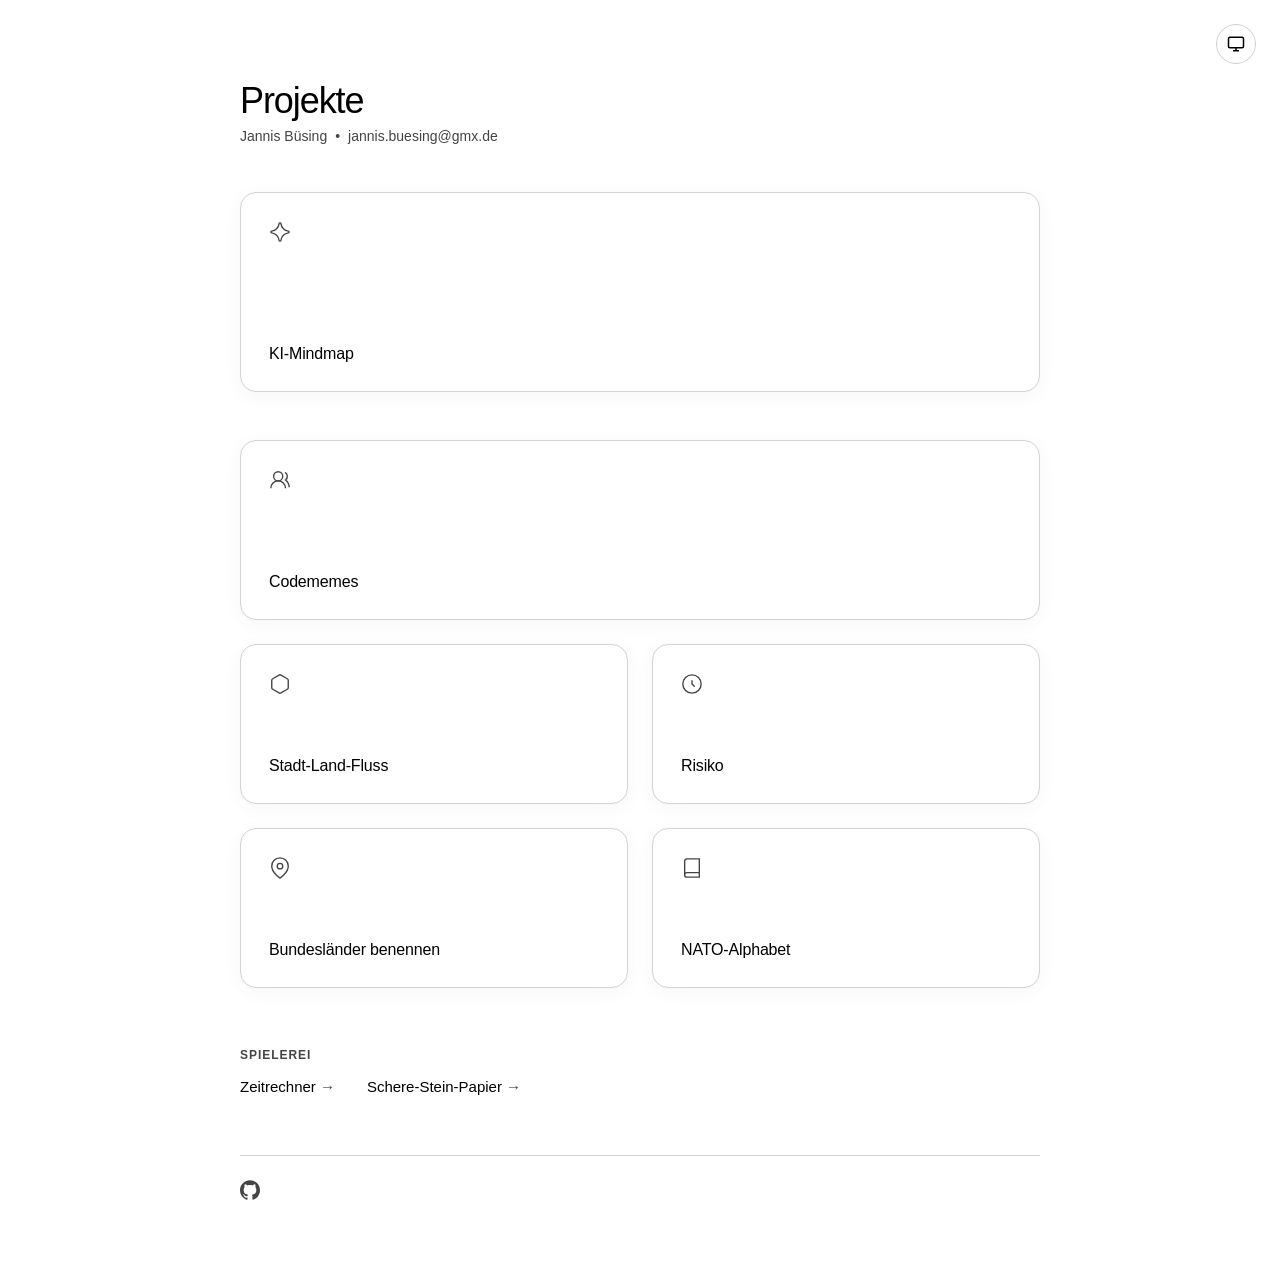
<file: index.html>
<!DOCTYPE html>
<html lang="de">
<head>
    <meta charset="UTF-8">
    <meta name="viewport" content="width=device-width, initial-scale=1.0">
    <meta name="description" content="Klicke Dich im Dashboard durch meine besten Projekte durch.">
    
    <meta property="og:type" content="profile">
    <meta property="og:title" content="Jannis Büsing | Dashboard - Meine besten Projekte">
    <meta property="og:site_name" content="Jannis Büsing | Dashboard">
    <meta property="og:description" content="Klicke Dich im Dashboard durch meine besten Projekte durch.">
    <meta property="og:image" content="https://jannis-buesing.github.io/Dashboard/preview/Dashboard.png">
    <meta property="og:url" content="https://jannis-buesing.github.io/Dashboard/">

    <link rel="icon" type="image/png" href="preview/favicon-96x96.png" sizes="96x96" />
    <link rel="icon" type="image/svg+xml" href="preview/favicon.svg" />
    <link rel="shortcut icon" href="preview/favicon.ico" />

    <meta name="apple-mobile-web-app-title" content="Dashboard" />
    <link rel="apple-touch-icon" sizes="180x180" href="preview/apple-touch-icon.png" />

    <link rel="manifest" href="preview/site.webmanifest" />

    <title>Dashboard</title>
    <link rel="stylesheet" href="index.css">
    <!-- Script wird am Ende geladen, um das DOM nicht zu blockieren -->
    <script src="index.js" defer></script>
    <script src="theme.js"></script>
</head>
<body>

    <!-- Theme-Wechsler -->
    <div class="theme-menu-container">
        <!-- Der sichtbare Button, der dynamisch das aktive Icon zeigt -->
        <button id="themeToggleBtn" class="theme-toggle-btn" aria-label="Farbschema wechseln" aria-haspopup="listbox" aria-expanded="false">
            <svg class="icon-sun" viewBox="0 0 24 24"><circle cx="12" cy="12" r="5"/><path d="M12 1v2M12 21v2M4.22 4.22l1.42 1.42M18.36 18.36l1.42 1.42M1 12h2M21 12h2M4.22 19.78l1.42-1.42M18.36 5.64l1.42-1.42"/></svg>
            <svg class="icon-moon" viewBox="0 0 24 24"><path d="M21 12.79A9 9 0 1 1 11.21 3 7 7 0 0 0 21 12.79z"/></svg>
            <svg class="icon-system" viewBox="0 0 24 24"><rect x="2" y="3" width="20" height="14" rx="2"/><path d="M8 21h8M12 17v4"/></svg>
        </button>

        <!-- Das elegante, schwebende Dropdown-Menü -->
        <div id="themeDropdown" class="theme-dropdown">
            <div class="theme-option" data-value="light">
                <svg viewBox="0 0 24 24"><circle cx="12" cy="12" r="5"/><path d="M12 1v2M12 21v2M4.22 4.22l1.42 1.42M18.36 18.36l1.42 1.42M1 12h2M21 12h2M4.22 19.78l1.42-1.42M18.36 5.64l1.42-1.42"/></svg>
                <span>Light</span>
            </div>
            <div class="theme-option" data-value="dark">
                <svg viewBox="0 0 24 24"><path d="M21 12.79A9 9 0 1 1 11.21 3 7 7 0 0 0 21 12.79z"/></svg>
                <span>Dark</span>
            </div>
            <div class="theme-option" data-value="system">
                <svg viewBox="0 0 24 24"><rect x="2" y="3" width="20" height="14" rx="2"/><path d="M8 21h8M12 17v4"/></svg>
                <span>System</span>
            </div>
        </div>
    </div>

    <div class="dashboard">
        
        <header class="header">
            <h1>Projekte</h1>
            <div class="profile-info">
                <span class="profile-name">Jannis Büsing</span>
                <span class="profile-divider">•</span>
                <a href="mailto:jannis.buesing@gmx.de" class="profile-email">jannis.buesing@gmx.de</a>
            </div>
        </header>

        <!-- ZONE 1: MEISTERWERK (Rang 1) -->
        <section class="hero-zone">
            <a href="https://ki-mindmap.vercel.app/" class="card" target="_blank" rel="noopener noreferrer">
                <svg class="card-icon" viewBox="0 0 24 24"><path d="M12.983 21.186a1 1 0 0 1-1.966 0 10 10 0 0 0-8.203-8.203 1 1 0 0 1 0-1.966 10 10 0 0 0 8.203-8.203 1 1 0 0 1 1.966 0 10 10 0 0 0 8.203 8.203 1 1 0 0 1 0 1.966 10 10 0 0 0-8.203 8.203"/></svg>
                <div class="card-title">KI-Mindmap</div>
            </a>
        </section>

        <!-- ZONE 2: PREMIUM KOLLEKTION -->
        <section class="premium-grid">
            
            <!-- Rang 2 nimmt die volle Breite ein -->
            <a href="https://codememes.onrender.com/" class="card grid-full" target="_blank" rel="noopener noreferrer">
                <svg class="card-icon" viewBox="0 0 24 24"><path d="M18 21a8 8 0 0 0-16 0"/><circle cx="10" cy="8" r="5"/><path d="M22 20c0-3.37-2-6.5-4-8a5 5 0 0 0-.45-8.3"/></svg>
                <div class="card-title">Codememes</div>
            </a>

            <!-- Rang 3 bis 6 im sauberen 2x2 Grid -->
            <a href="https://jannis-buesing.github.io/Stadt-Land-Fluss/" class="card" target="_blank" rel="noopener noreferrer">
                <svg class="card-icon" viewBox="0 0 24 24"><path d="M21 16V8a2 2 0 0 0-1-1.73l-7-4a2 2 0 0 0-2 0l-7 4A2 2 0 0 0 3 8v8a2 2 0 0 0 1 1.73l7 4a2 2 0 0 0 2 0l7-4A2 2 0 0 0 21 16z"/></svg>
                <div class="card-title">Stadt-Land-Fluss</div>
            </a>

            <a href="https://jannis-buesing.github.io/Risiko/" class="card" target="_blank" rel="noopener noreferrer">
                <svg class="card-icon" viewBox="0 0 24 24"><circle cx="12" cy="12" r="10"/><path d="M12 8v4l3 3"/></svg>
                <div class="card-title">Risiko</div>
            </a>

            <a href="https://jannis-buesing.github.io/bundeslaender-benennen/" class="card" target="_blank" rel="noopener noreferrer">
                <svg class="card-icon" viewBox="0 0 24 24"><path d="M21 10c0 7-9 13-9 13s-9-6-9-13a9 9 0 0 1 18 0z"/><circle cx="12" cy="10" r="3"/></svg>
                <div class="card-title">Bundesländer benennen</div>
            </a>

            <a href="https://jannis-buesing.github.io/NATO-Alphabet/" class="card" target="_blank" rel="noopener noreferrer">
                <svg class="card-icon" viewBox="0 0 24 24"><path d="M4 19.5A2.5 2.5 0 0 1 6.5 17H20M4 4.5A2.5 2.5 0 0 1 6.5 2H20v20H6.5A2.5 2.5 0 0 1 4 19.5v-15z"/></svg>
                <div class="card-title">NATO-Alphabet</div>
            </a>
        </section>

        <!-- ZONE 3: SPIELEREI (Keine Pillen, edle Text-Links) -->
        <section class="shoutout-zone">
            <span class="shoutout-label">Spielerei</span>
            <div class="shoutout-links-container">
                <a href="https://jannis-buesing.github.io/Zeitrechner/" class="shoutout-link" target="_blank" rel="noopener noreferrer">
                    Zeitrechner <span class="arrow">→</span>
                </a>
                <a href="https://jannis-buesing.github.io/Schere-Stein-Papier/" class="shoutout-link" target="_blank" rel="noopener noreferrer">
                    Schere-Stein-Papier <span class="arrow">→</span>
                </a>
            </div>
        </section>

       <footer class="footer">
            <!-- GitHub Icon-Link -->
            <a href="https://github.com/jannis-buesing" class="footer-icon-link" target="_blank" rel="noopener noreferrer" aria-label="GitHub Profil">
                <svg role="img" viewBox="0 0 24 24">
                    <title>GitHub</title>
                    <path d="M12 .297c-6.63 0-12 5.373-12 12 0 5.303 3.438 9.8 8.205 11.385.6.113.82-.258.82-.577 0-.285-.01-1.04-.015-2.04-3.338.724-4.042-1.61-4.042-1.61C4.422 18.07 3.633 17.7 3.633 17.7c-1.087-.744.084-.729.084-.729 1.205.084 1.838 1.236 1.838 1.236 1.07 1.835 2.809 1.305 3.495.998.108-.776.417-1.305.76-1.605-2.665-.3-5.466-1.332-5.466-5.93 0-1.31.465-2.38 1.235-3.22-.135-.303-.54-1.523.105-3.176 0 0 1.005-.322 3.3 1.23.96-.267 1.98-.399 3-.405 1.02.006 2.04.138 3 .405 2.28-1.552 3.285-1.23 3.285-1.23.645 1.653.24 2.873.12 3.176.765.84 1.23 1.91 1.23 3.22 0 4.61-2.805 5.625-5.475 5.92.42.36.81 1.096.81 2.22 0 1.606-.015 2.896-.015 3.286 0 .315.21.69.825.57C20.565 22.092 24 17.592 24 12.297c0-6.627-5.373-12-12-12"/>
                </svg>
            </a>
            
            <!-- Impressum-Link
            <a href="impressum.html" class="footer-link">Impressum</a> -->
        </footer>

    </div>
</body>
</html>
</file>
<file: index.css>
/* 1. Kontrastreiches Farbschema */
:root {
    --bg-color: #ffffff;         /* Pures Weiß für maximalen Kontrast */
    --text-main: #000000;        /* Tiefschwarz */
    --text-muted: #444446;       /* Deutlich dunkleres, lesbares Grau */
    --card-bg: #ffffff;
    --card-border: #d2d2d7;      /* Gut sichtbare Rahmenlinie */
    --card-shadow: rgba(0, 0, 0, 0.04);
    --hover-shadow: rgba(0, 0, 0, 0.12);
    --accent: #000000;
}

body.dark {
    --bg-color: #000000;         /* Absolutes Tiefschwarz */
    --text-main: #ffffff;         /* Pures Weiß */
    --text-muted: #b0b0b5;       /* Helles, kontraststarkes Grau */
    --card-bg: #0c0c0e;          /* Minimal helleres Anthrazit */
    --card-border: rgba(255, 255, 255, 0.22); /* Knackiger, strahlender Rahmen */
    --card-shadow: rgba(0, 0, 0, 0.9);
    --hover-shadow: rgba(255, 255, 255, 0.06);
    --accent: #ffffff;
}

* {
    margin: 0;
    padding: 0;
    box-sizing: border-box;
}

body {
    font-family: -apple-system, BlinkMacSystemFont, "Segoe UI", Roboto, sans-serif;
    background-color: var(--bg-color);
    color: var(--text-main);
    min-height: 100vh;
    padding: 80px 24px;
    display: flex;
    flex-direction: column;
    align-items: center;
    transition: background-color 0.3s ease, color 0.3s ease;
    position: relative;
}

/* Theme-Wechsler Start */
.theme-menu-container {
    position: absolute;
    top: 24px;
    right: 24px;
    display: inline-block;
    z-index: 1000;
}

.theme-toggle-btn {
    background: transparent;
    border: 1px solid var(--card-border);
    border-radius: 50%;
    width: 40px;
    height: 40px;
    cursor: pointer;
    display: flex;
    align-items: center;
    justify-content: center;
    transition: background-color 0.2s, border-color 0.2s;
}

.theme-toggle-btn:hover,
.theme-menu-container.active .theme-toggle-btn {
    background: var(--card-bg);
    border-color: var(--text-muted);
}

.theme-menu-container svg {
    width: 18px;
    height: 18px;
    fill: none;
    stroke: var(--text-main);
    stroke-width: 2;
    transition: stroke 0.2s;
}

/* DYNAMISCHE ICON-ANZEIGE AUF DEM BUTTON */
/* Standardmäßig alle ausblenden */
.theme-toggle-btn svg { display: none; }

/* Zeige das jeweilige Icon basierend auf dem data-attribute des Containers */
.theme-menu-container[data-current="light"] .icon-sun { display: block; }
.theme-menu-container[data-current="dark"] .icon-moon { display: block; }
.theme-menu-container[data-current="system"] .icon-system { display: block; }


/* DAS ELEGANTE SCHWEBENDE DROPDOWN */
.theme-dropdown {
    position: absolute;
    top: calc(100% + 8px);
    right: 0;
    background: var(--bg-main, #ffffff); /* Fallback falls Variable anders heißt */
    border: 1px solid var(--card-border);
    border-radius: 12px;
    padding: 6px;
    min-width: 130px;
    display: flex;
    flex-direction: column;
    gap: 2px;
    box-shadow: 0 10px 30px rgba(0, 0, 0, 0.08);
    opacity: 0;
    transform: translateY(-10px) scale(0.95);
    pointer-events: none;
    transition: opacity 0.2s cubic-bezier(0.16, 1, 0.3, 1), 
                transform 0.2s cubic-bezier(0.16, 1, 0.3, 1);
}

.dark .theme-dropdown {
    background: #1c1c1e; /* Hochwertiges iOS/Apple-Dark-Grau für Overlays */
    box-shadow: 0 10px 30px rgba(0, 0, 0, 0.4);
}

/* Sichtbarer Zustand des Dropdowns */
.theme-menu-container.active .theme-dropdown {
    opacity: 1;
    transform: translateY(0) scale(1);
    pointer-events: auto;
}

/* Die einzelnen Optionen im Menü */
.theme-option {
    display: flex;
    align-items: center;
    gap: 10px;
    padding: 8px 12px;
    border-radius: 8px;
    cursor: pointer;
    font-size: 14px;
    font-weight: 500;
    color: var(--text-muted);
    transition: background-color 0.15s, color 0.15s;
}

.theme-option svg {
    width: 16px;
    height: 16px;
    stroke: var(--text-muted);
}

.theme-option:hover {
    background: var(--card-bg);
    color: var(--text-main);
}

.theme-option:hover svg {
    stroke: var(--text-main);
}

/* Aktive Option markieren */
.theme-option.selected {
    color: var(--text-main);
    background: var(--card-bg);
}

.theme-option.selected svg {
    stroke: var(--text-main);
}
/* Theme-Wechsler Ende */

.dashboard {
    width: 100%;
    max-width: 800px;
    display: flex;
    flex-direction: column;
    gap: 48px;
}

.header h1 {
    font-size: 36px;
    font-weight: 400;
    letter-spacing: -0.03em;
    margin-bottom: 6px;
}

.profile-info {
    font-size: 14px;
    color: var(--text-muted);
    display: flex;
    align-items: center;
    justify-content: flex-start; /* Hält alles bombenfest ganz links */
    flex-wrap: wrap;             /* Erlaubt den Umbruch der E-Mail */
    row-gap: 4px;                /* Abstand nach unten, wenn es umbricht */
}

.profile-name {
    white-space: nowrap;
    /* Der rechte Abstand zum Divider, solange alles in einer Zeile steht */
    margin-right: 8px; 
}

.profile-divider {
    user-select: none;
    margin-right: 8px;
}

.profile-email {
    color: var(--text-muted);
    text-decoration: none;
    transition: color 0.2s;
    white-space: nowrap;         /* E-Mail bricht nur als Ganzes um */
}

.profile-email:hover {
    color: var(--text-main);
    text-decoration: underline;
}

/* 
  DER TRICK: Wenn das Stylesheet bemerkt, dass die E-Mail nicht mehr 
  in dieselbe Zeile passt, schaltet eine Media-Query (oder CSS Wrap-Erkennung) 
  den Divider ab. Da wir den genauen Umbruchpunkt anhand deiner Textlänge kennen:
*/
@media (max-width: 360px) { /* Passe die Pixelanzahl kurz an, ab wann deine E-Mail umbricht */
    .profile-divider {
        display: none;
    }
    .profile-name {
        margin-right: 0;
        width: 100%; /* Zwingt die E-Mail zusätzlich nach unten */
    }
}

/* Premium Karten-Animation */
.card {
    background: var(--card-bg);
    border: 1px solid var(--card-border);
    border-radius: 16px;
    padding: 28px;
    text-decoration: none;
    color: var(--text-main);
    box-shadow: 0 4px 20px var(--card-shadow);
    display: flex;
    flex-direction: column;
    justify-content: space-between;
    min-height: 160px;
    transition: transform 0.4s cubic-bezier(0.16, 1, 0.3, 1), 
                box-shadow 0.4s cubic-bezier(0.16, 1, 0.3, 1), 
                border-color 0.3s ease, background-color 0.3s ease;
}

.card:hover {
    transform: translateY(-4px);
    box-shadow: 0 12px 30px var(--hover-shadow);
    border-color: var(--text-main); /* Schärferer Rahmen beim Hover */
}

.card-title {
    font-size: 16px;
    font-weight: 500;
    letter-spacing: -0.01em;
}

.card-icon {
    width: 22px;
    height: 22px;
    stroke: var(--text-muted);
    stroke-width: 1.5;
    fill: none;
    margin-bottom: 32px;
    transition: stroke 0.3s ease;
}

.card:hover .card-icon {
    stroke: var(--accent);
}

.hero-zone .card { min-height: 200px; }
.premium-grid { display: grid; grid-template-columns: repeat(2, 1fr); gap: 24px; }
.grid-full { grid-column: span 2; min-height: 180px; }

/* ZONE 3: Spielerei (Edles Text-Design statt Pillen) */
.shoutout-zone {
    margin-top: 12px;
    display: flex;
    flex-direction: column;
    gap: 16px;
}

.shoutout-label {
    font-size: 12px;
    text-transform: uppercase;
    letter-spacing: 0.08em;
    color: var(--text-muted);
    font-weight: 600;
}

.shoutout-links-container {
    display: flex;
    gap: 32px;
}

.shoutout-link {
    font-size: 15px;
    color: var(--text-main);
    text-decoration: none;
    font-weight: 500;
    display: flex;
    align-items: center;
    gap: 4px;
    transition: color 0.2s;
}

.shoutout-link .arrow {
    transition: transform 0.2s cubic-bezier(0.16, 1, 0.3, 1);
    color: var(--text-muted);
}

.shoutout-link:hover {
    color: var(--text-muted);
}

.shoutout-link:hover .arrow {
    transform: translateX(4px);
    color: var(--text-main);
}

/* Footer */
.footer {
    display: flex;
    justify-content: space-between; /* Platziert die Elemente links und rechts */
    align-items: center;
    border-top: 1px solid var(--card-border); /* Behält den Rahmen bei */
    padding-top: 24px;
    margin-top: 12px;
    width: 100%;
    max-width: 800px; /* Passt sich exakt der Breite deines Dashboards an */
    margin-left: auto;
    margin-right: auto;
}

.footer-icon-link {
    display: inline-flex;
    align-items: center;
    justify-content: center;
    text-decoration: none;
    padding: 12px; /* Vergrößert die Klickfläche massiv (Fitts's Law) */
    margin: -12px; /* Kompensiert das Padding, damit das Layout nicht springt */
    transition: transform 0.2s cubic-bezier(0.16, 1, 0.3, 1);
}

.footer-icon-link svg {
    width: 20px; /* Icon selbst dezent vergrößert für bessere Sichtbarkeit */
    height: 20px;
    fill: var(--text-muted);
    transition: fill 0.2s ease;
}

.footer-icon-link:hover svg {
    fill: var(--text-main);
}

.footer-icon-link:hover {
    transform: scale(1.08); /* Minimaler, edler Vergrößerungs-Effekt beim Hover */
}

.footer-link {
    font-size: 12px;
    color: var(--text-muted);
    text-decoration: none;
    transition: color 0.2s;
}

.footer-link:hover {
    color: var(--text-main);
}

@media (max-width: 600px) {
    body { padding: 64px 16px 40px 16px; }
    .theme-toggle { top: 16px; right: 16px; }
    .premium-grid { grid-template-columns: 1fr; }
    .grid-full { grid-column: span 1; }
    .shoutout-links-container { flex-direction: column; gap: 16px; }
}
</file>
